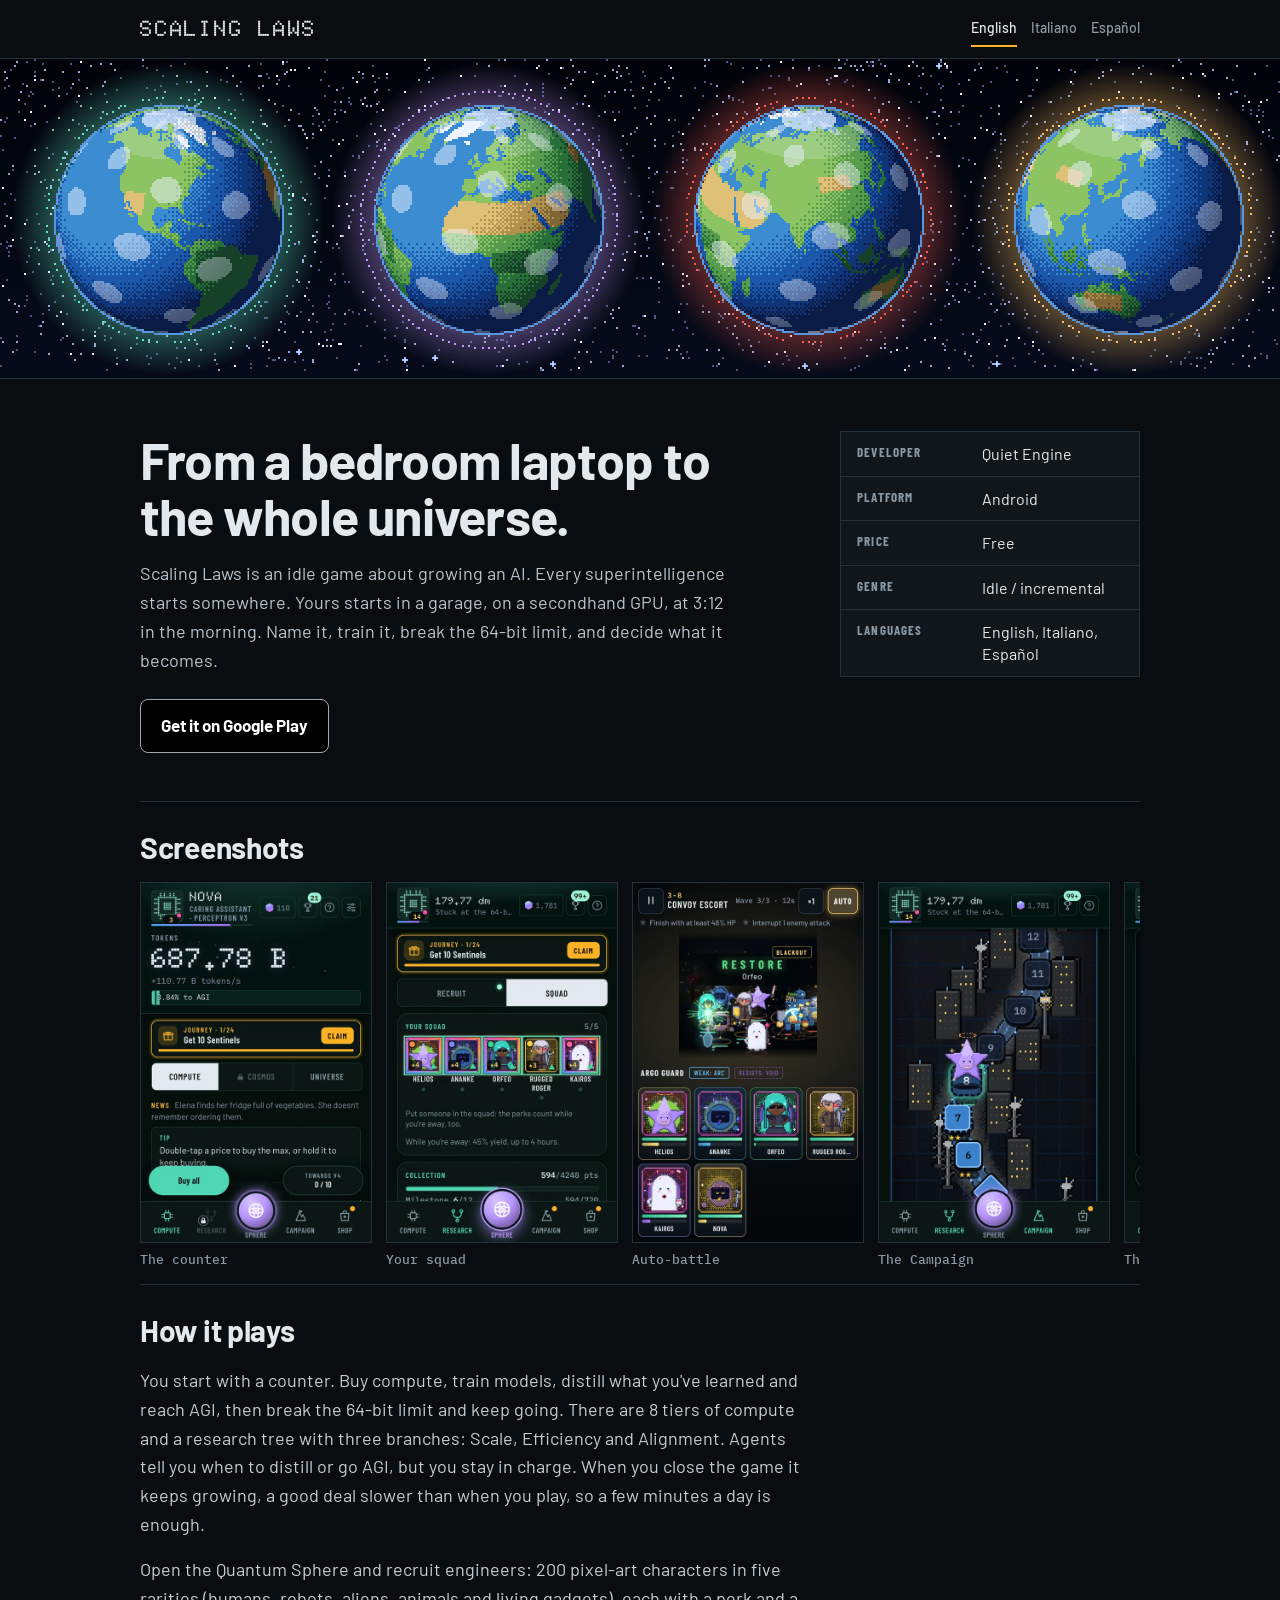
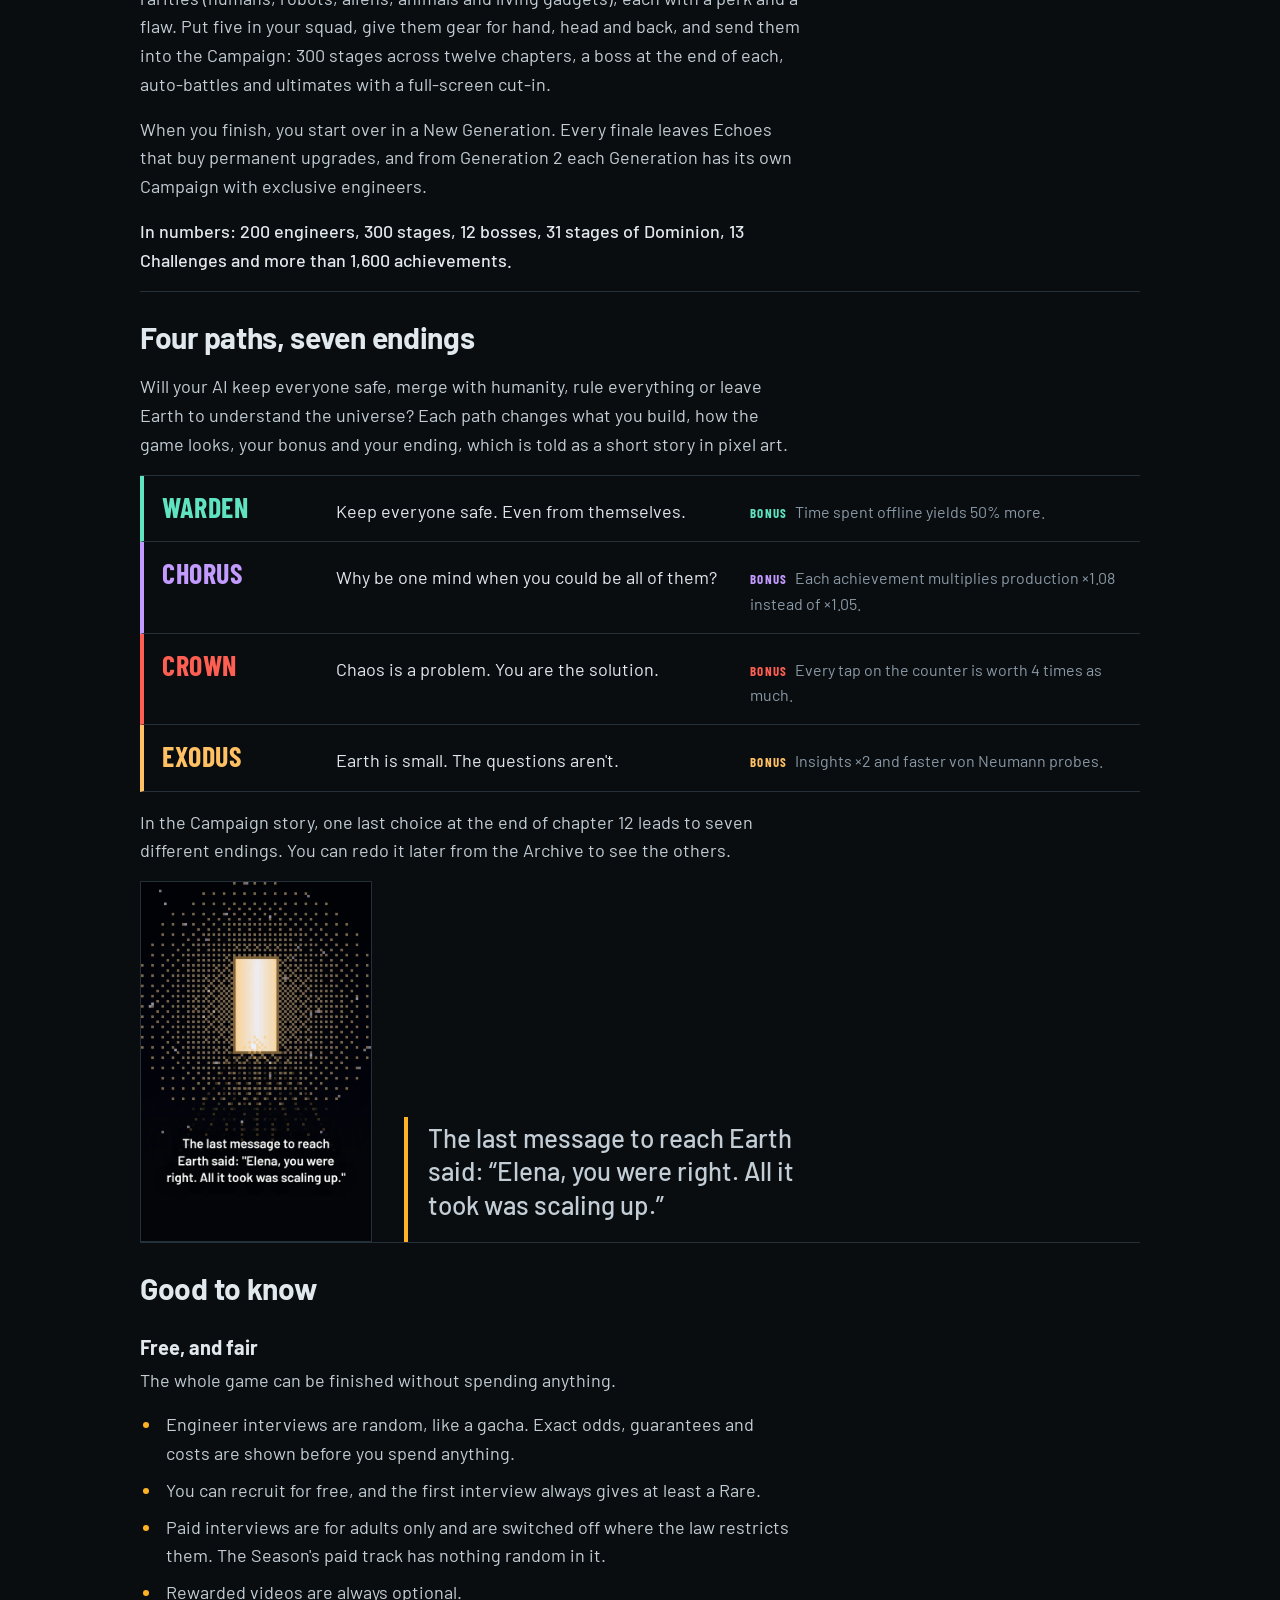
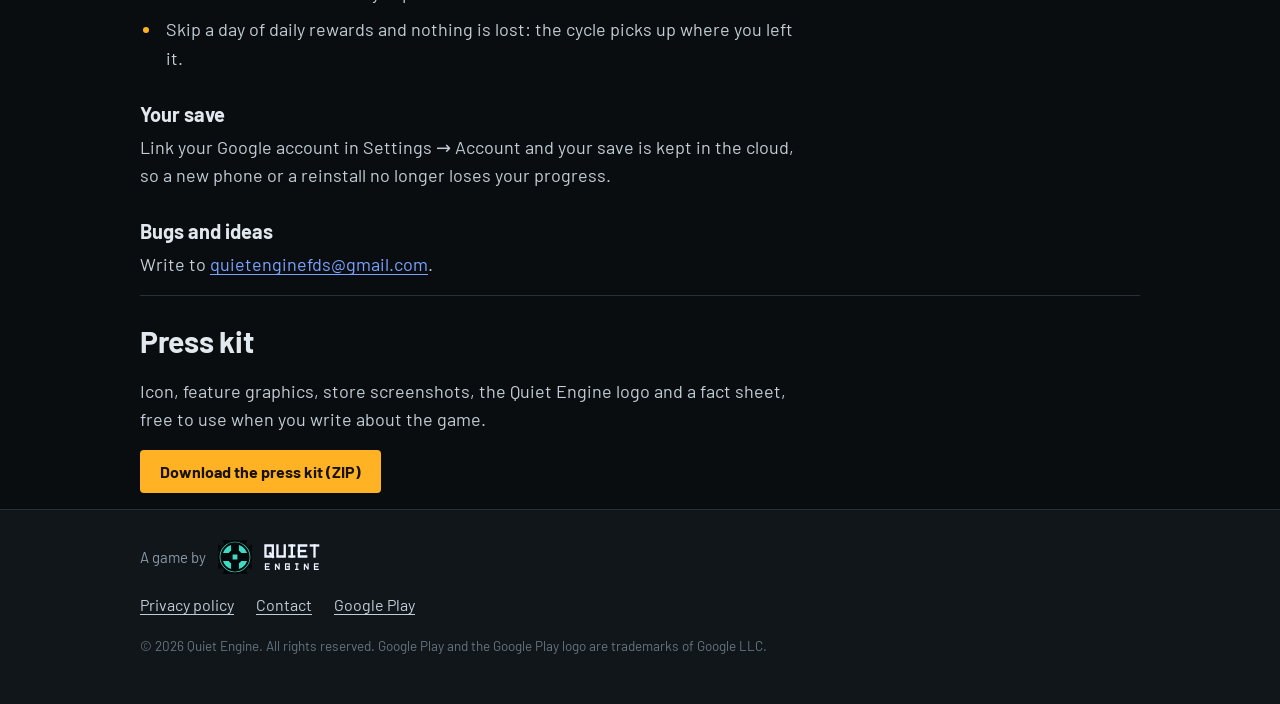
<file: index.html>
<!doctype html>
<html lang="en">
<head>
<meta charset="utf-8">
<meta name="viewport" content="width=device-width, initial-scale=1">
<title>Scaling Laws: AI Idle Game for Android</title>
<meta name="description" content="Scaling Laws is a free idle game: grow an AI from a bedroom laptop to the universe. 200 pixel-art engineers, 300 campaign stages, four paths and seven endings. By Quiet Engine.">
<meta name="theme-color" content="#090d10">
<link rel="canonical" href="https://quietenginefds-rgb.github.io/">
<link rel="alternate" hreflang="en" href="https://quietenginefds-rgb.github.io/">
<link rel="alternate" hreflang="it" href="https://quietenginefds-rgb.github.io/it/">
<link rel="alternate" hreflang="es" href="https://quietenginefds-rgb.github.io/es/">
<link rel="alternate" hreflang="x-default" href="https://quietenginefds-rgb.github.io/">
<link rel="icon" href="assets/img/icons/favicon.ico" sizes="any">
<link rel="icon" type="image/png" sizes="32x32" href="assets/img/icons/icon-32.png">
<link rel="apple-touch-icon" href="assets/img/icons/icon-180.png">
<meta property="og:type" content="website">
<meta property="og:site_name" content="Scaling Laws">
<meta property="og:title" content="Scaling Laws: AI Idle Game for Android">
<meta property="og:description" content="Scaling Laws is a free idle game: grow an AI from a bedroom laptop to the universe. 200 pixel-art engineers, 300 campaign stages, four paths and seven endings. By Quiet Engine.">
<meta property="og:url" content="https://quietenginefds-rgb.github.io/">
<meta property="og:image" content="https://quietenginefds-rgb.github.io/assets/img/og-en.png">
<meta property="og:image:width" content="1200">
<meta property="og:image:height" content="630">
<meta property="og:image:alt" content="Scaling Laws: the four planets of the four paths">
<meta property="og:locale" content="en_US">
<meta property="og:locale:alternate" content="it_IT">
<meta property="og:locale:alternate" content="es_ES">
<meta name="twitter:card" content="summary_large_image">
<meta name="twitter:title" content="Scaling Laws: AI Idle Game for Android">
<meta name="twitter:description" content="Scaling Laws is a free idle game: grow an AI from a bedroom laptop to the universe. 200 pixel-art engineers, 300 campaign stages, four paths and seven endings. By Quiet Engine.">
<meta name="twitter:image" content="https://quietenginefds-rgb.github.io/assets/img/og-en.png">
<link rel="preload" href="assets/fonts/barlow-latin-400-normal.woff2" as="font" type="font/woff2" crossorigin>
<link rel="preload" href="assets/fonts/doto-latin-900-normal.woff2" as="font" type="font/woff2" crossorigin>
<link rel="stylesheet" href="assets/style.css">
<script type="application/ld+json">{"@context":"https://schema.org","@type":"SoftwareApplication","name":"Scaling Laws","applicationCategory":"GameApplication","operatingSystem":"Android","description":"Scaling Laws is a free idle game: grow an AI from a bedroom laptop to the universe. 200 pixel-art engineers, 300 campaign stages, four paths and seven endings. By Quiet Engine.","url":"https://quietenginefds-rgb.github.io/","image":"https://quietenginefds-rgb.github.io/assets/img/og-en.png","inLanguage":["en","it","es"],"offers":{"@type":"Offer","price":"0","priceCurrency":"USD"},"author":{"@type":"Organization","name":"Quiet Engine","url":"https://quietenginefds-rgb.github.io/"},"installUrl":"https://play.google.com/store/apps/details?id=com.scalinglaws.game"}</script>
</head>
<body>
<a class="skip" href="#main">Skip to content</a>
<header class="top">
  <div class="wrap">
    <a class="brand" href="index.html" aria-label="Scaling Laws">SCALING LAWS</a>
    <nav class="lang" aria-label="Language">
      <b lang="en" aria-current="true">English</b><a lang="it" hreflang="it" href="it/index.html">Italiano</a><a lang="es" hreflang="es" href="es/index.html">Español</a>
    </nav>
  </div>
</header>

<main id="main">
  <img class="banner" src="assets/img/banner.webp" width="2560" height="640" alt="Four planets, four endings: Warden, Chorus, Crown and Exodus, as they look in the game" fetchpriority="high">

  <div class="wrap hero">
    <div>
      <h1>From a bedroom laptop to the whole universe.</h1>
      <p class="lead">Scaling Laws is an idle game about growing an AI. Every superintelligence starts somewhere. Yours starts in a garage, on a secondhand GPU, at 3:12 in the morning. Name it, train it, break the 64-bit limit, and decide what it becomes.</p>
      <a class="play" href="https://play.google.com/store/apps/details?id=com.scalinglaws.game&amp;hl=en" target="_blank" rel="noopener"><img src="https://play.google.com/intl/en_us/badges/static/images/badges/en_badge_web_generic.png" width="202" height="60" alt="Get it on Google Play" onerror="this.parentNode.classList.add('nobadge');this.remove()"><span class="play-txt">Get it on Google Play</span></a>
    </div>
    <dl class="facts"><div><dt>Developer</dt><dd>Quiet Engine</dd></div><div><dt>Platform</dt><dd>Android</dd></div><div><dt>Price</dt><dd>Free</dd></div><div><dt>Genre</dt><dd>Idle / incremental</dd></div><div><dt>Languages</dt><dd>English, Italiano, Español</dd></div></dl>
  </div>

  <section class="wrap" id="screens">
    <h2>Screenshots</h2>
    <div class="rail" tabindex="0" role="region" aria-label="Screenshots"><figure><img src="assets/img/s-en-1.webp" width="540" height="840" alt="The main counter screen, in dark mode" decoding="async"><figcaption>The counter</figcaption></figure><figure><img src="assets/img/s-en-2.webp" width="540" height="840" alt="The Squad screen with five engineers" decoding="async"><figcaption>Your squad</figcaption></figure><figure><img src="assets/img/s-en-3.webp" width="540" height="840" alt="A battle in the Campaign with an ultimate cut-in" decoding="async"><figcaption>Auto-battle</figcaption></figure><figure><img src="assets/img/s-en-4.webp" width="540" height="840" alt="The Campaign map, a pixel road with numbered stages" loading="lazy" decoding="async"><figcaption>The Campaign</figcaption></figure><figure><img src="assets/img/s-en-5.webp" width="540" height="840" alt="The Universe tab: the Earth as a globe of dots, conquered" loading="lazy" decoding="async"><figcaption>The Universe</figcaption></figure><figure><img src="assets/img/s-en-6.webp" width="540" height="840" alt="The four Paths, Warden, Chorus, Crown and Exodus, as colored lights" loading="lazy" decoding="async"><figcaption>Choosing a Path</figcaption></figure><figure><img src="assets/img/s-en-7.webp" width="540" height="840" alt="The Earth under a shield of light, a scene from one of the endings" loading="lazy" decoding="async"><figcaption>A scene from an ending</figcaption></figure><figure><img src="assets/img/s-en-8.webp" width="540" height="840" alt="A glowing door at the edge of everything, a scene from another ending" loading="lazy" decoding="async"><figcaption>A scene from another ending</figcaption></figure></div>
  </section>

  <section class="wrap prose" id="how">
    <h2>How it plays</h2>
    <p>You start with a counter. Buy compute, train models, distill what you've learned and reach AGI, then break the 64-bit limit and keep going. There are 8 tiers of compute and a research tree with three branches: Scale, Efficiency and Alignment. Agents tell you when to distill or go AGI, but you stay in charge. When you close the game it keeps growing, a good deal slower than when you play, so a few minutes a day is enough.</p>
    <p>Open the Quantum Sphere and recruit engineers: 200 pixel-art characters in five rarities (humans, robots, aliens, animals and living gadgets), each with a perk and a flaw. Put five in your squad, give them gear for hand, head and back, and send them into the Campaign: 300 stages across twelve chapters, a boss at the end of each, auto-battles and ultimates with a full-screen cut-in.</p>
    <p>When you finish, you start over in a New Generation. Every finale leaves Echoes that buy permanent upgrades, and from Generation 2 each Generation has its own Campaign with exclusive engineers.</p>
    <p class="nums">In numbers: 200 engineers, 300 stages, 12 bosses, 31 stages of Dominion, 13 Challenges and more than 1,600 achievements.</p>
  </section>

  <section class="wrap prose" id="paths">
    <h2>Four paths, seven endings</h2>
    <p>Will your AI keep everyone safe, merge with humanity, rule everything or leave Earth to understand the universe? Each path changes what you build, how the game looks, your bonus and your ending, which is told as a short story in pixel art.</p>
    <ul class="paths">
      <li style="--c:#5fe3c0"><b>Warden</b><span class="m">Keep everyone safe. Even from themselves.</span><span class="b"><i>Bonus</i> Time spent offline yields 50% more.</span></li>
      <li style="--c:#c39bff"><b>Chorus</b><span class="m">Why be one mind when you could be all of them?</span><span class="b"><i>Bonus</i> Each achievement multiplies production ×1.08 instead of ×1.05.</span></li>
      <li style="--c:#ff5f52"><b>Crown</b><span class="m">Chaos is a problem. You are the solution.</span><span class="b"><i>Bonus</i> Every tap on the counter is worth 4 times as much.</span></li>
      <li style="--c:#ffc163"><b>Exodus</b><span class="m">Earth is small. The questions aren't.</span><span class="b"><i>Bonus</i> Insights ×2 and faster von Neumann probes.</span></li>
    </ul>
    <p>In the Campaign story, one last choice at the end of chapter 12 leads to seven different endings. You can redo it later from the Archive to see the others.</p>
    <div class="ending">
      <img src="assets/img/s-en-8.webp" width="540" height="840" alt="A glowing door at the edge of everything, a scene from another ending" loading="lazy" decoding="async">
      <blockquote><p>The last message to reach Earth said: “Elena, you were right. All it took was scaling up.”</p></blockquote>
    </div>
  </section>

  <section class="wrap prose" id="good">
    <h2>Good to know</h2>
    <h3>Free, and fair</h3>
    <p>The whole game can be finished without spending anything.</p>
    <ul><li>Engineer interviews are random, like a gacha. Exact odds, guarantees and costs are shown before you spend anything.</li><li>You can recruit for free, and the first interview always gives at least a Rare.</li><li>Paid interviews are for adults only and are switched off where the law restricts them. The Season's paid track has nothing random in it.</li><li>Rewarded videos are always optional.</li><li>Skip a day of daily rewards and nothing is lost: the cycle picks up where you left it.</li></ul>
    <h3>Your save</h3>
    <p>Link your Google account in Settings → Account and your save is kept in the cloud, so a new phone or a reinstall no longer loses your progress.</p>
    <h3>Bugs and ideas</h3>
    <p>Write to <a href="mailto:quietenginefds@gmail.com">quietenginefds@gmail.com</a>.</p>
  </section>

  <section class="wrap prose" id="press">
    <h2>Press kit</h2>
    <p>Icon, feature graphics, store screenshots, the Quiet Engine logo and a fact sheet, free to use when you write about the game.</p>
    <p><a class="btn" href="press/scaling-laws-press-kit.zip" download>Download the press kit (ZIP)</a></p>
  </section>
</main>

<footer>
  <div class="wrap">
    <div class="fl"><span>A game by</span><img src="assets/logo-mark.svg" width="34" height="34" alt=""><img src="assets/logo-word.svg" width="86" height="27" alt="Quiet Engine"></div>
    <nav class="fnav" aria-label="Footer">
      <a href="https://quietenginefds-rgb.github.io/Scaling_Laws_Privacy/">Privacy policy</a>
      <a href="mailto:quietenginefds@gmail.com">Contact</a>
      <a href="https://play.google.com/store/apps/details?id=com.scalinglaws.game&amp;hl=en" target="_blank" rel="noopener">Google Play</a>
    </nav>
    <p class="legal">© 2026 Quiet Engine. All rights reserved. Google Play and the Google Play logo are trademarks of Google LLC.</p>
  </div>
</footer>
</body>
</html>
</file>
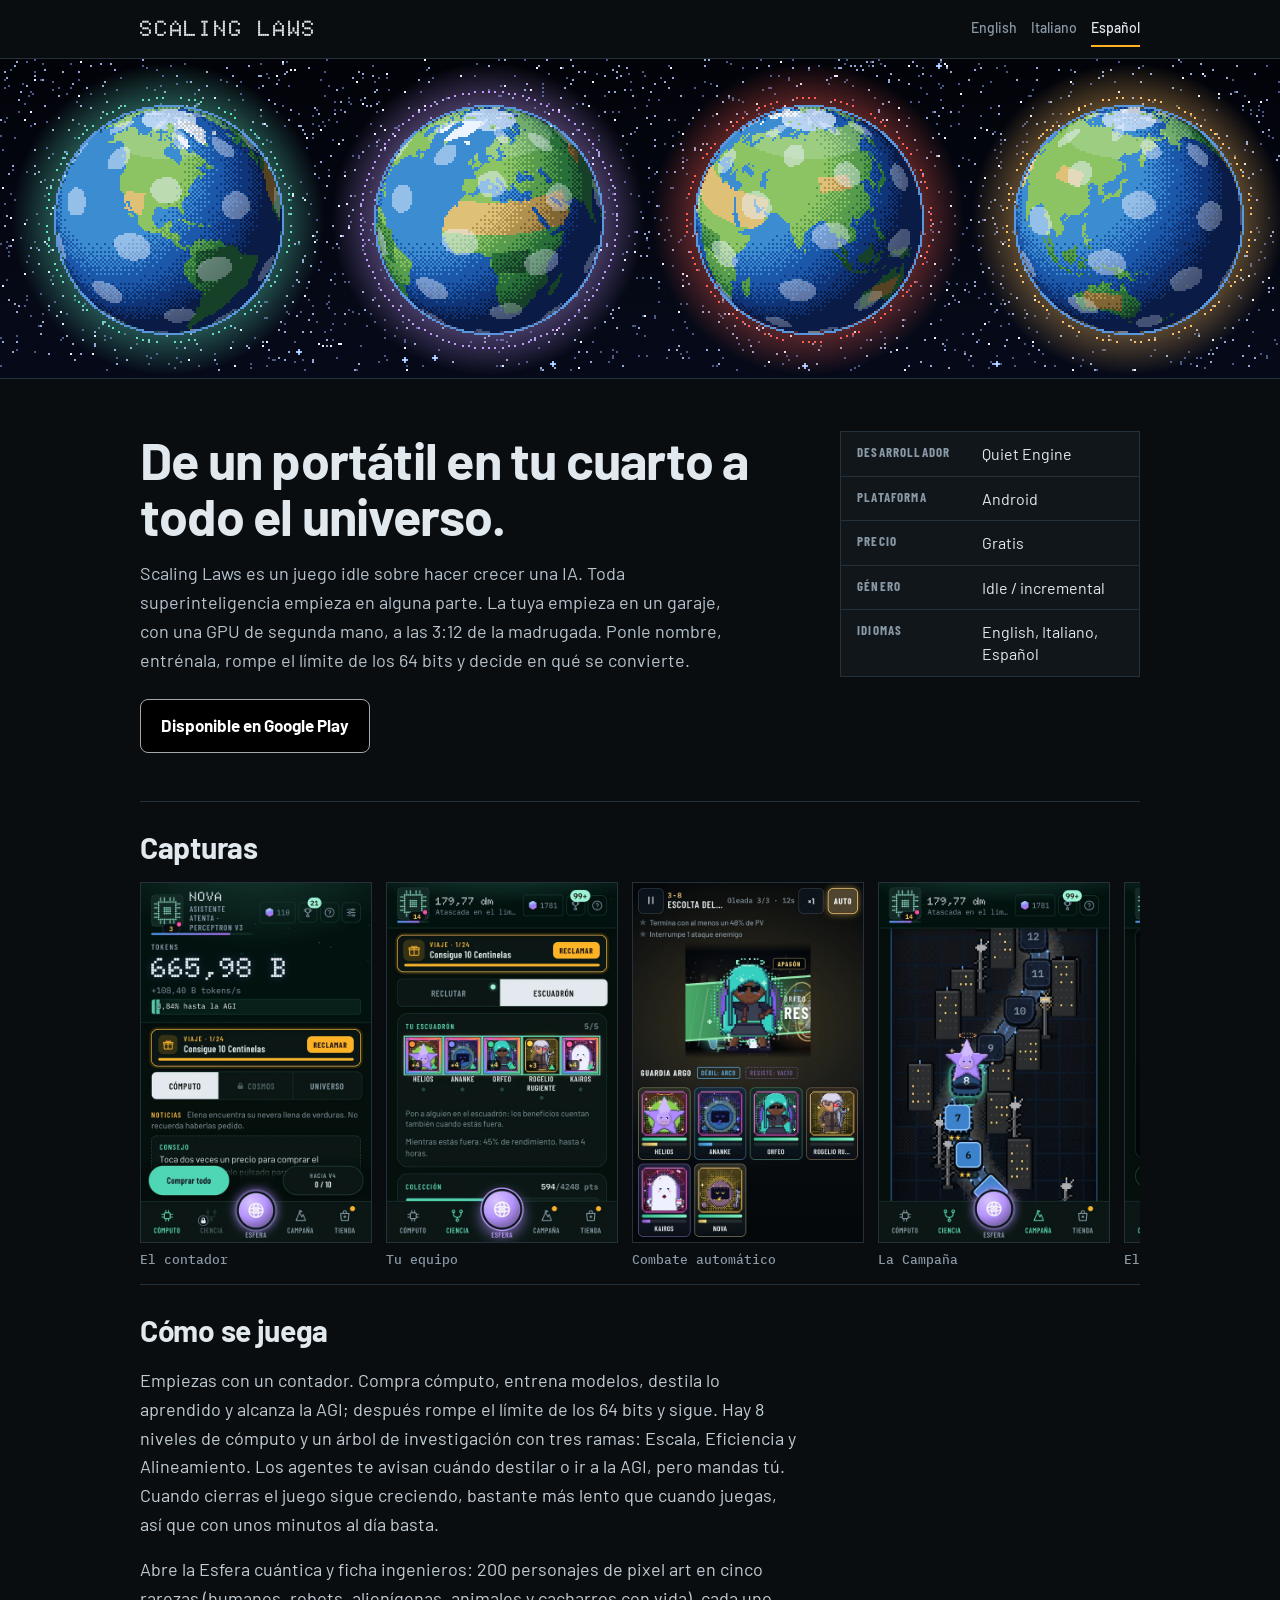
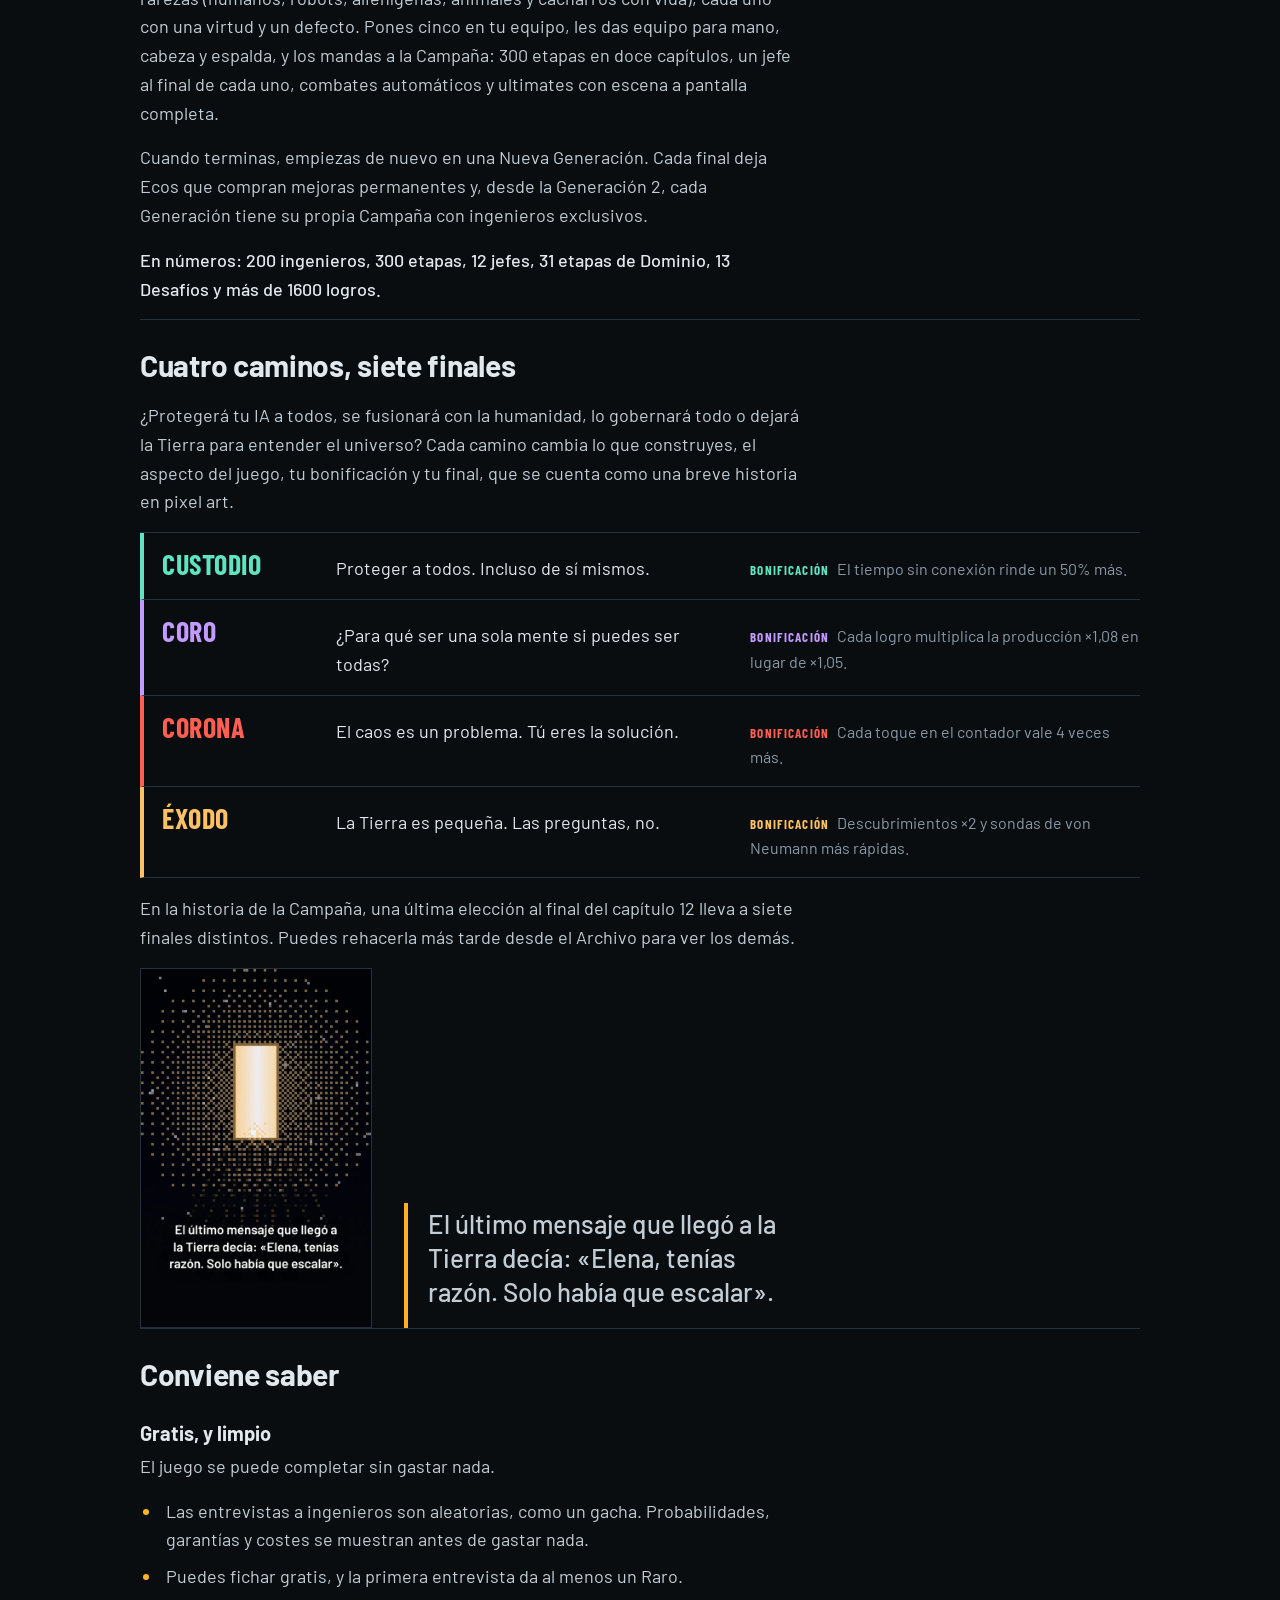
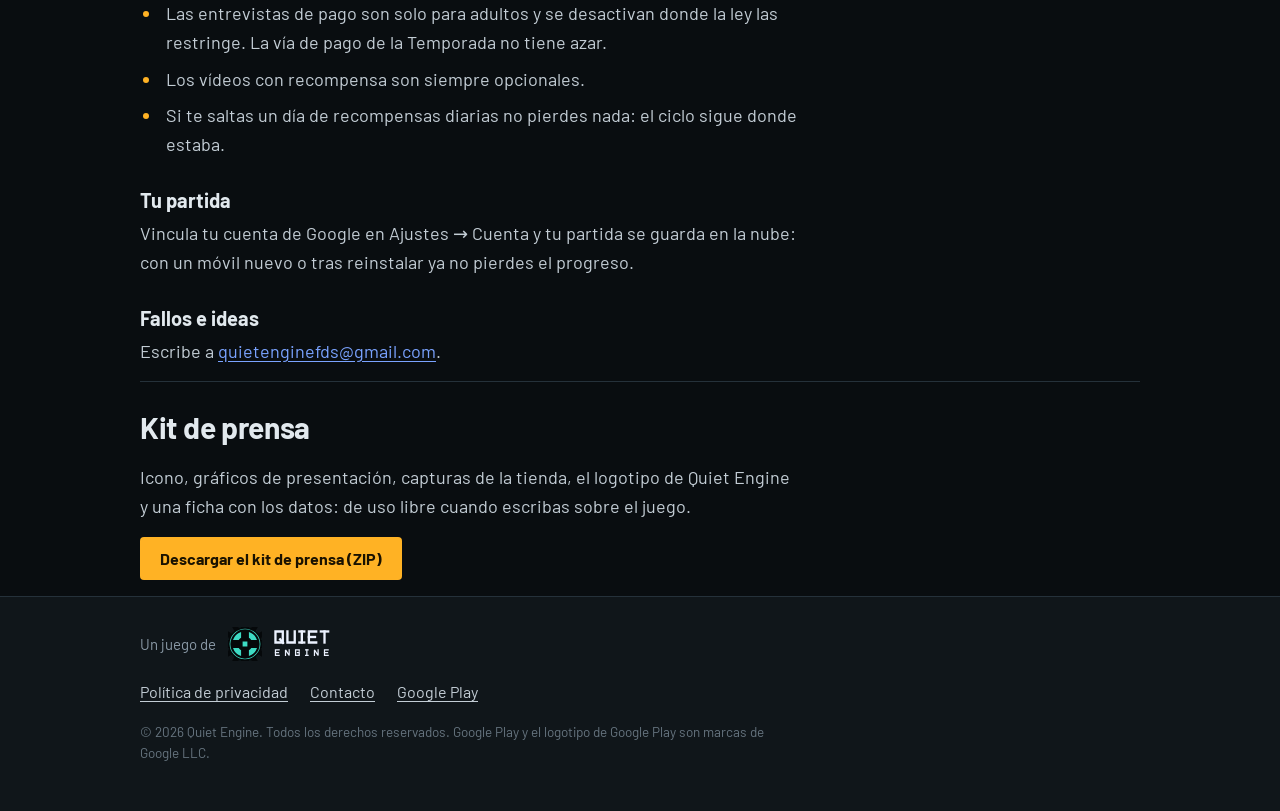
<file: es/index.html>
<!doctype html>
<html lang="es">
<head>
<meta charset="utf-8">
<meta name="viewport" content="width=device-width, initial-scale=1">
<title>Scaling Laws: juego idle de IA para Android</title>
<meta name="description" content="Scaling Laws es un juego idle gratis: haz crecer una IA desde un portátil en tu cuarto hasta el universo. 200 ingenieros de pixel art, 300 etapas de campaña, cuatro caminos y siete finales. De Quiet Engine.">
<meta name="theme-color" content="#090d10">
<link rel="canonical" href="https://quietenginefds-rgb.github.io/es/">
<link rel="alternate" hreflang="en" href="https://quietenginefds-rgb.github.io/">
<link rel="alternate" hreflang="it" href="https://quietenginefds-rgb.github.io/it/">
<link rel="alternate" hreflang="es" href="https://quietenginefds-rgb.github.io/es/">
<link rel="alternate" hreflang="x-default" href="https://quietenginefds-rgb.github.io/">
<link rel="icon" href="../assets/img/icons/favicon.ico" sizes="any">
<link rel="icon" type="image/png" sizes="32x32" href="../assets/img/icons/icon-32.png">
<link rel="apple-touch-icon" href="../assets/img/icons/icon-180.png">
<meta property="og:type" content="website">
<meta property="og:site_name" content="Scaling Laws">
<meta property="og:title" content="Scaling Laws: juego idle de IA para Android">
<meta property="og:description" content="Scaling Laws es un juego idle gratis: haz crecer una IA desde un portátil en tu cuarto hasta el universo. 200 ingenieros de pixel art, 300 etapas de campaña, cuatro caminos y siete finales. De Quiet Engine.">
<meta property="og:url" content="https://quietenginefds-rgb.github.io/es/">
<meta property="og:image" content="https://quietenginefds-rgb.github.io/assets/img/og-es.png">
<meta property="og:image:width" content="1200">
<meta property="og:image:height" content="630">
<meta property="og:image:alt" content="Scaling Laws: los cuatro planetas de los cuatro caminos">
<meta property="og:locale" content="es_ES">
<meta property="og:locale:alternate" content="en_US">
<meta property="og:locale:alternate" content="it_IT">
<meta name="twitter:card" content="summary_large_image">
<meta name="twitter:title" content="Scaling Laws: juego idle de IA para Android">
<meta name="twitter:description" content="Scaling Laws es un juego idle gratis: haz crecer una IA desde un portátil en tu cuarto hasta el universo. 200 ingenieros de pixel art, 300 etapas de campaña, cuatro caminos y siete finales. De Quiet Engine.">
<meta name="twitter:image" content="https://quietenginefds-rgb.github.io/assets/img/og-es.png">
<link rel="preload" href="../assets/fonts/barlow-latin-400-normal.woff2" as="font" type="font/woff2" crossorigin>
<link rel="preload" href="../assets/fonts/doto-latin-900-normal.woff2" as="font" type="font/woff2" crossorigin>
<link rel="stylesheet" href="../assets/style.css">
<script type="application/ld+json">{"@context":"https://schema.org","@type":"SoftwareApplication","name":"Scaling Laws","applicationCategory":"GameApplication","operatingSystem":"Android","description":"Scaling Laws es un juego idle gratis: haz crecer una IA desde un portátil en tu cuarto hasta el universo. 200 ingenieros de pixel art, 300 etapas de campaña, cuatro caminos y siete finales. De Quiet Engine.","url":"https://quietenginefds-rgb.github.io/es/","image":"https://quietenginefds-rgb.github.io/assets/img/og-es.png","inLanguage":["en","it","es"],"offers":{"@type":"Offer","price":"0","priceCurrency":"USD"},"author":{"@type":"Organization","name":"Quiet Engine","url":"https://quietenginefds-rgb.github.io/"},"installUrl":"https://play.google.com/store/apps/details?id=com.scalinglaws.game"}</script>
</head>
<body>
<a class="skip" href="#main">Saltar al contenido</a>
<header class="top">
  <div class="wrap">
    <a class="brand" href="index.html" aria-label="Scaling Laws">SCALING LAWS</a>
    <nav class="lang" aria-label="Language">
      <a lang="en" hreflang="en" href="../index.html">English</a><a lang="it" hreflang="it" href="../it/index.html">Italiano</a><b lang="es" aria-current="true">Español</b>
    </nav>
  </div>
</header>

<main id="main">
  <img class="banner" src="../assets/img/banner.webp" width="2560" height="640" alt="Cuatro planetas, cuatro finales: Custodio, Coro, Corona y Éxodo, tal como se ven en el juego" fetchpriority="high">

  <div class="wrap hero">
    <div>
      <h1>De un portátil en tu cuarto a todo el universo.</h1>
      <p class="lead">Scaling Laws es un juego idle sobre hacer crecer una IA. Toda superinteligencia empieza en alguna parte. La tuya empieza en un garaje, con una GPU de segunda mano, a las 3:12 de la madrugada. Ponle nombre, entrénala, rompe el límite de los 64 bits y decide en qué se convierte.</p>
      <a class="play" href="https://play.google.com/store/apps/details?id=com.scalinglaws.game&amp;hl=es" target="_blank" rel="noopener"><img src="https://play.google.com/intl/en_us/badges/static/images/badges/es_badge_web_generic.png" width="202" height="60" alt="Disponible en Google Play" onerror="this.parentNode.classList.add('nobadge');this.remove()"><span class="play-txt">Disponible en Google Play</span></a>
    </div>
    <dl class="facts"><div><dt>Desarrollador</dt><dd>Quiet Engine</dd></div><div><dt>Plataforma</dt><dd>Android</dd></div><div><dt>Precio</dt><dd>Gratis</dd></div><div><dt>Género</dt><dd>Idle / incremental</dd></div><div><dt>Idiomas</dt><dd>English, Italiano, Español</dd></div></dl>
  </div>

  <section class="wrap" id="screens">
    <h2>Capturas</h2>
    <div class="rail" tabindex="0" role="region" aria-label="Capturas"><figure><img src="../assets/img/s-es-1.webp" width="540" height="840" alt="La pantalla principal con el contador, en modo oscuro" decoding="async"><figcaption>El contador</figcaption></figure><figure><img src="../assets/img/s-es-2.webp" width="540" height="840" alt="La pantalla Escuadrón con cinco ingenieros" decoding="async"><figcaption>Tu equipo</figcaption></figure><figure><img src="../assets/img/s-es-3.webp" width="540" height="840" alt="Un combate de la Campaña con la escena de una ultimate" decoding="async"><figcaption>Combate automático</figcaption></figure><figure><img src="../assets/img/s-es-4.webp" width="540" height="840" alt="El mapa de la Campaña, un sendero de píxeles con etapas numeradas" loading="lazy" decoding="async"><figcaption>La Campaña</figcaption></figure><figure><img src="../assets/img/s-es-5.webp" width="540" height="840" alt="La pestaña Universo: la Tierra como un globo de puntos, conquistada" loading="lazy" decoding="async"><figcaption>El Universo</figcaption></figure><figure><img src="../assets/img/s-es-6.webp" width="540" height="840" alt="Los cuatro Caminos, Custodio, Coro, Corona y Éxodo, como luces de colores" loading="lazy" decoding="async"><figcaption>Elegir un Camino</figcaption></figure><figure><img src="../assets/img/s-es-7.webp" width="540" height="840" alt="La Tierra bajo un escudo de luz, una escena de uno de los finales" loading="lazy" decoding="async"><figcaption>Una escena de un final</figcaption></figure><figure><img src="../assets/img/s-es-8.webp" width="540" height="840" alt="Una puerta luminosa en el borde de todo, una escena de otro final" loading="lazy" decoding="async"><figcaption>Una escena de otro final</figcaption></figure></div>
  </section>

  <section class="wrap prose" id="how">
    <h2>Cómo se juega</h2>
    <p>Empiezas con un contador. Compra cómputo, entrena modelos, destila lo aprendido y alcanza la AGI; después rompe el límite de los 64 bits y sigue. Hay 8 niveles de cómputo y un árbol de investigación con tres ramas: Escala, Eficiencia y Alineamiento. Los agentes te avisan cuándo destilar o ir a la AGI, pero mandas tú. Cuando cierras el juego sigue creciendo, bastante más lento que cuando juegas, así que con unos minutos al día basta.</p>
    <p>Abre la Esfera cuántica y ficha ingenieros: 200 personajes de pixel art en cinco rarezas (humanos, robots, alienígenas, animales y cacharros con vida), cada uno con una virtud y un defecto. Pones cinco en tu equipo, les das equipo para mano, cabeza y espalda, y los mandas a la Campaña: 300 etapas en doce capítulos, un jefe al final de cada uno, combates automáticos y ultimates con escena a pantalla completa.</p>
    <p>Cuando terminas, empiezas de nuevo en una Nueva Generación. Cada final deja Ecos que compran mejoras permanentes y, desde la Generación 2, cada Generación tiene su propia Campaña con ingenieros exclusivos.</p>
    <p class="nums">En números: 200 ingenieros, 300 etapas, 12 jefes, 31 etapas de Dominio, 13 Desafíos y más de 1600 logros.</p>
  </section>

  <section class="wrap prose" id="paths">
    <h2>Cuatro caminos, siete finales</h2>
    <p>¿Protegerá tu IA a todos, se fusionará con la humanidad, lo gobernará todo o dejará la Tierra para entender el universo? Cada camino cambia lo que construyes, el aspecto del juego, tu bonificación y tu final, que se cuenta como una breve historia en pixel art.</p>
    <ul class="paths">
      <li style="--c:#5fe3c0"><b>Custodio</b><span class="m">Proteger a todos. Incluso de sí mismos.</span><span class="b"><i>Bonificación</i> El tiempo sin conexión rinde un 50% más.</span></li>
      <li style="--c:#c39bff"><b>Coro</b><span class="m">¿Para qué ser una sola mente si puedes ser todas?</span><span class="b"><i>Bonificación</i> Cada logro multiplica la producción ×1,08 en lugar de ×1,05.</span></li>
      <li style="--c:#ff5f52"><b>Corona</b><span class="m">El caos es un problema. Tú eres la solución.</span><span class="b"><i>Bonificación</i> Cada toque en el contador vale 4 veces más.</span></li>
      <li style="--c:#ffc163"><b>Éxodo</b><span class="m">La Tierra es pequeña. Las preguntas, no.</span><span class="b"><i>Bonificación</i> Descubrimientos ×2 y sondas de von Neumann más rápidas.</span></li>
    </ul>
    <p>En la historia de la Campaña, una última elección al final del capítulo 12 lleva a siete finales distintos. Puedes rehacerla más tarde desde el Archivo para ver los demás.</p>
    <div class="ending">
      <img src="../assets/img/s-es-8.webp" width="540" height="840" alt="Una puerta luminosa en el borde de todo, una escena de otro final" loading="lazy" decoding="async">
      <blockquote><p>El último mensaje que llegó a la Tierra decía: «Elena, tenías razón. Solo había que escalar».</p></blockquote>
    </div>
  </section>

  <section class="wrap prose" id="good">
    <h2>Conviene saber</h2>
    <h3>Gratis, y limpio</h3>
    <p>El juego se puede completar sin gastar nada.</p>
    <ul><li>Las entrevistas a ingenieros son aleatorias, como un gacha. Probabilidades, garantías y costes se muestran antes de gastar nada.</li><li>Puedes fichar gratis, y la primera entrevista da al menos un Raro.</li><li>Las entrevistas de pago son solo para adultos y se desactivan donde la ley las restringe. La vía de pago de la Temporada no tiene azar.</li><li>Los vídeos con recompensa son siempre opcionales.</li><li>Si te saltas un día de recompensas diarias no pierdes nada: el ciclo sigue donde estaba.</li></ul>
    <h3>Tu partida</h3>
    <p>Vincula tu cuenta de Google en Ajustes → Cuenta y tu partida se guarda en la nube: con un móvil nuevo o tras reinstalar ya no pierdes el progreso.</p>
    <h3>Fallos e ideas</h3>
    <p>Escribe a <a href="mailto:quietenginefds@gmail.com">quietenginefds@gmail.com</a>.</p>
  </section>

  <section class="wrap prose" id="press">
    <h2>Kit de prensa</h2>
    <p>Icono, gráficos de presentación, capturas de la tienda, el logotipo de Quiet Engine y una ficha con los datos: de uso libre cuando escribas sobre el juego.</p>
    <p><a class="btn" href="../press/scaling-laws-press-kit.zip" download>Descargar el kit de prensa (ZIP)</a></p>
  </section>
</main>

<footer>
  <div class="wrap">
    <div class="fl"><span>Un juego de</span><img src="../assets/logo-mark.svg" width="34" height="34" alt=""><img src="../assets/logo-word.svg" width="86" height="27" alt="Quiet Engine"></div>
    <nav class="fnav" aria-label="Footer">
      <a href="https://quietenginefds-rgb.github.io/Scaling_Laws_Privacy/">Política de privacidad</a>
      <a href="mailto:quietenginefds@gmail.com">Contacto</a>
      <a href="https://play.google.com/store/apps/details?id=com.scalinglaws.game&amp;hl=es" target="_blank" rel="noopener">Google Play</a>
    </nav>
    <p class="legal">© 2026 Quiet Engine. Todos los derechos reservados. Google Play y el logotipo de Google Play son marcas de Google LLC.</p>
  </div>
</footer>
</body>
</html>
</file>
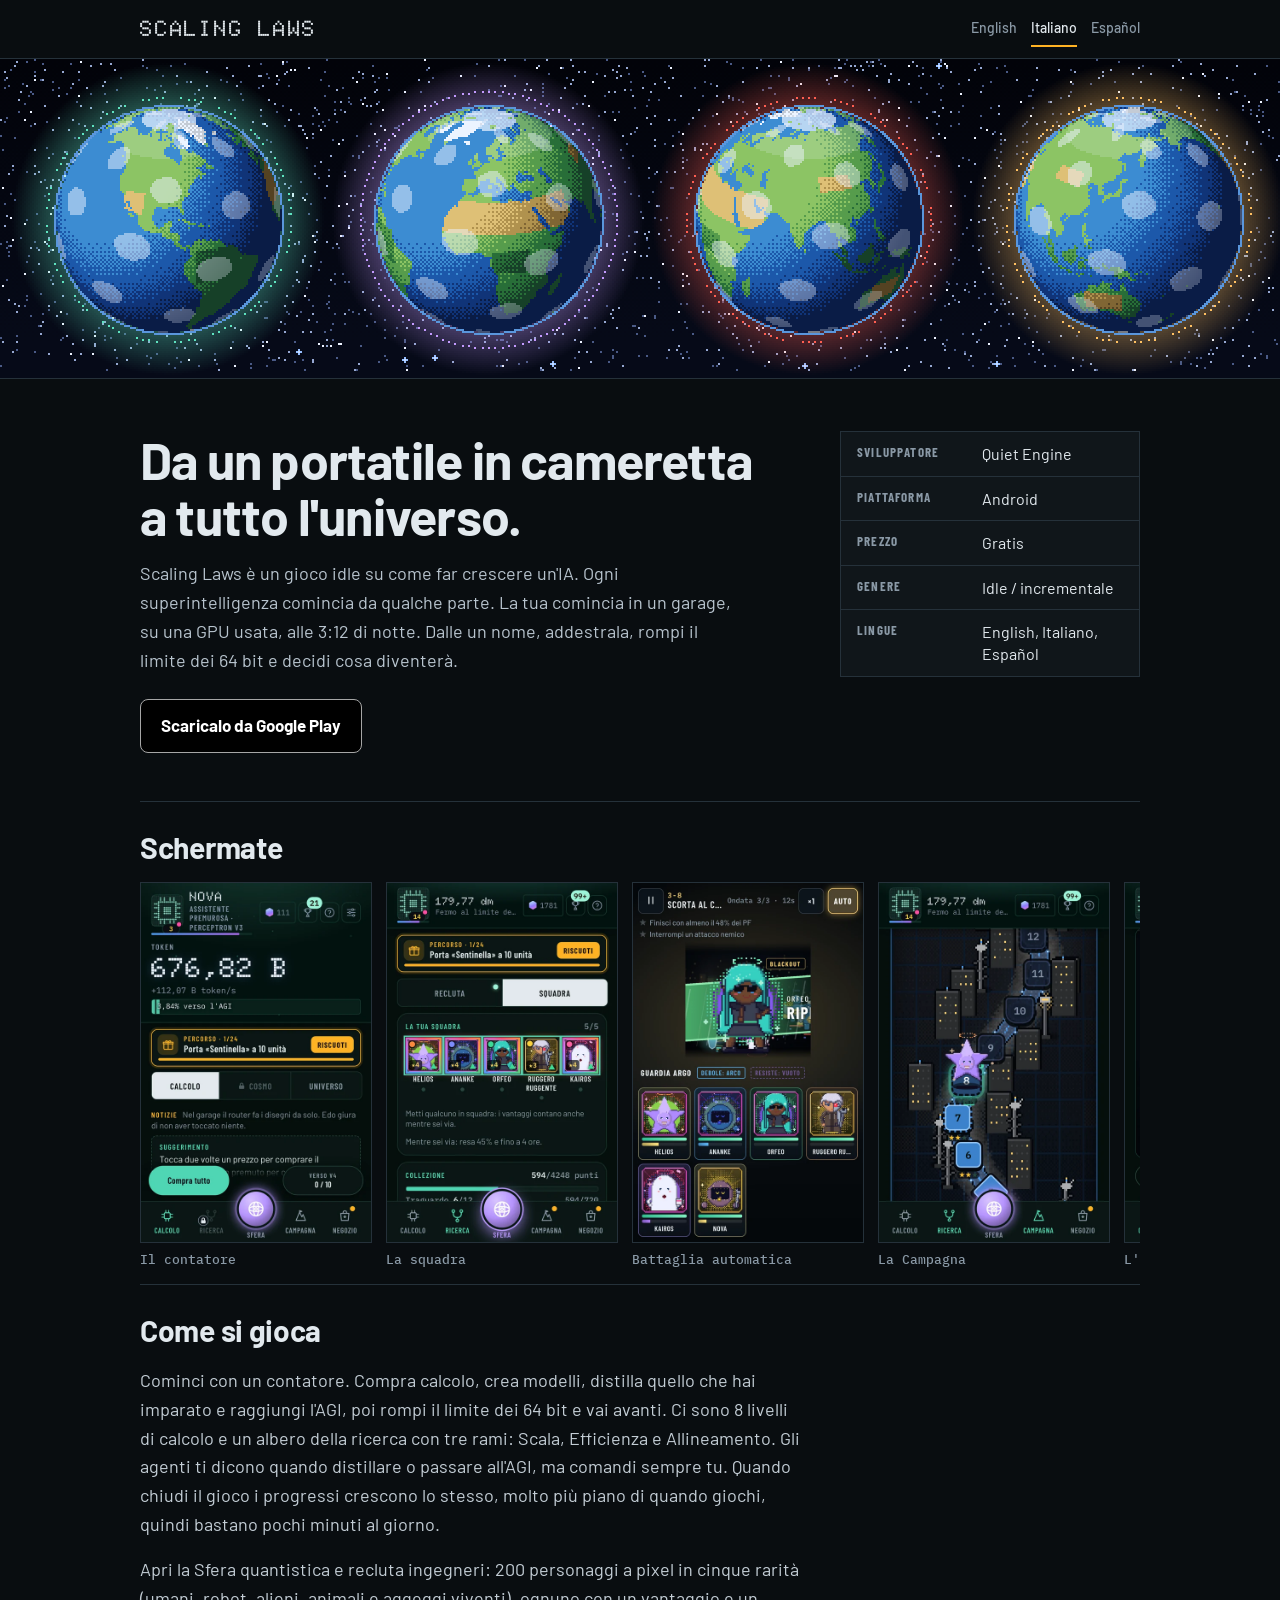
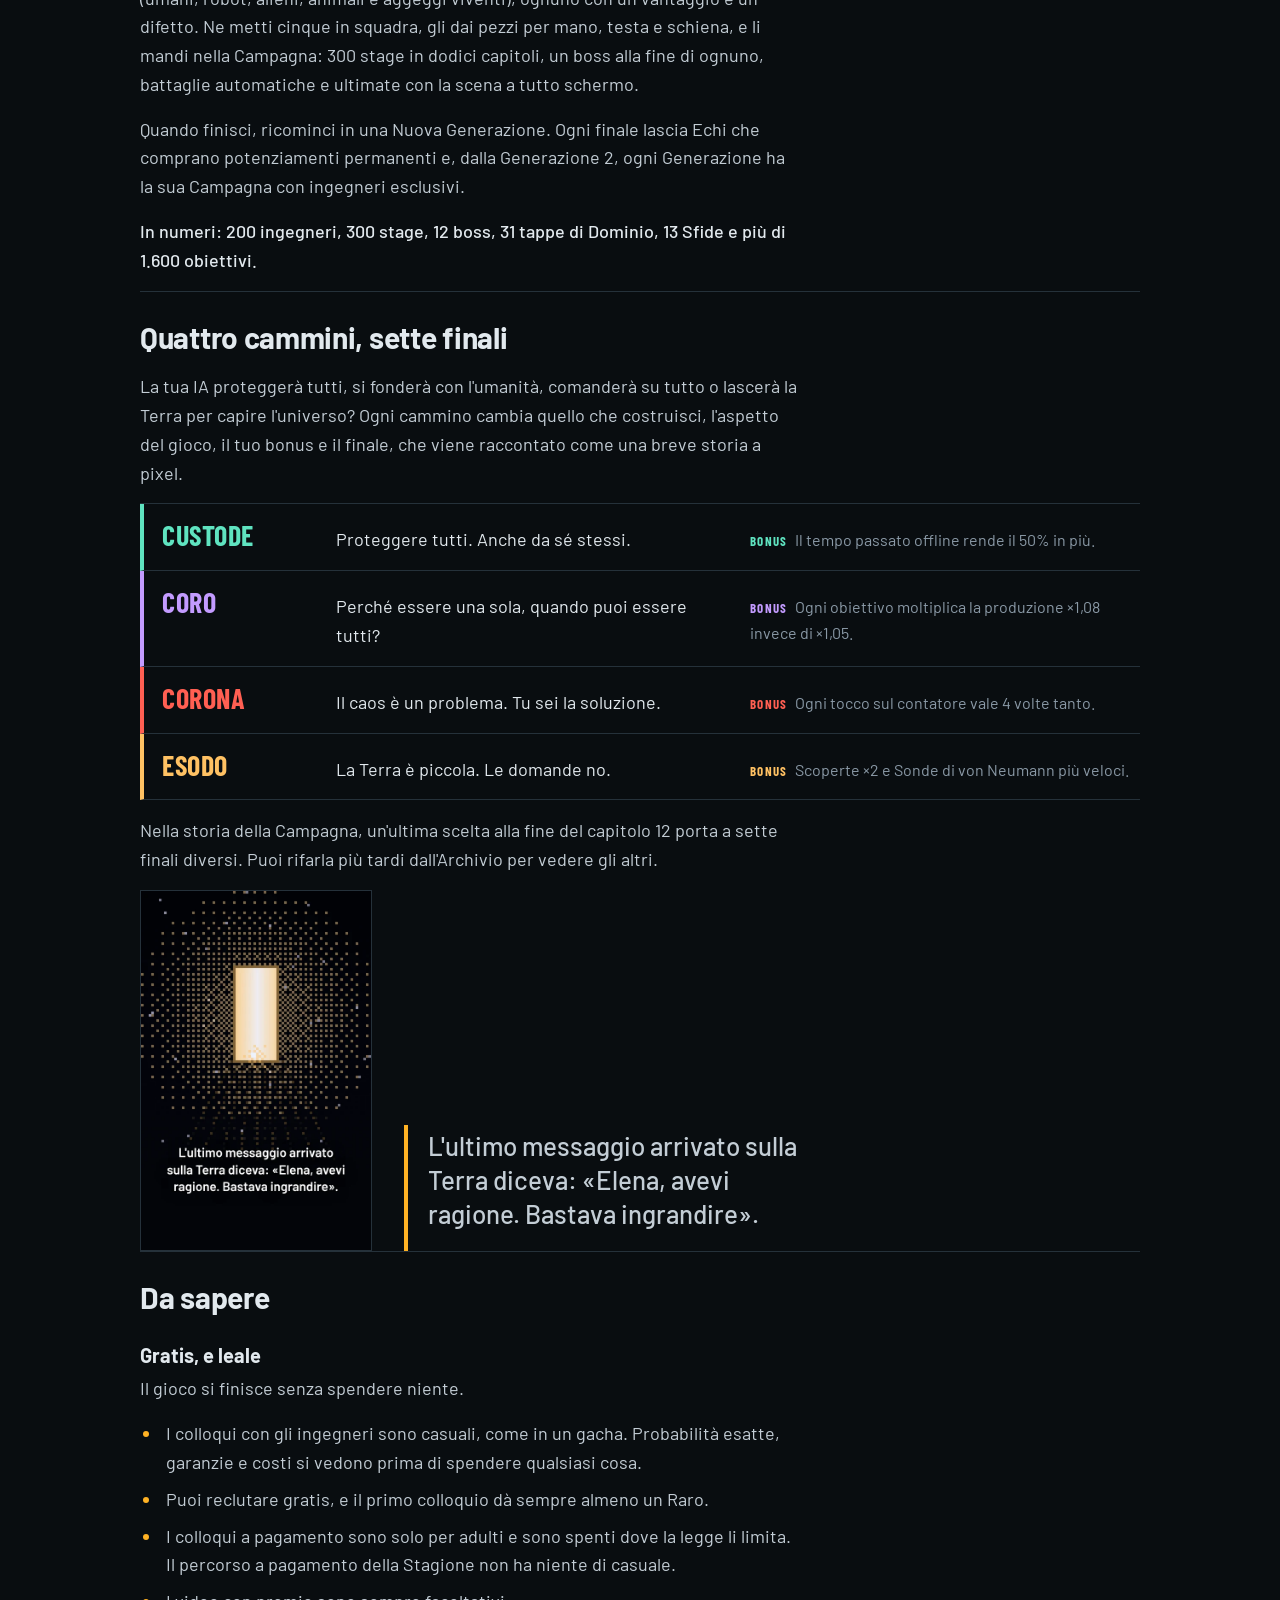
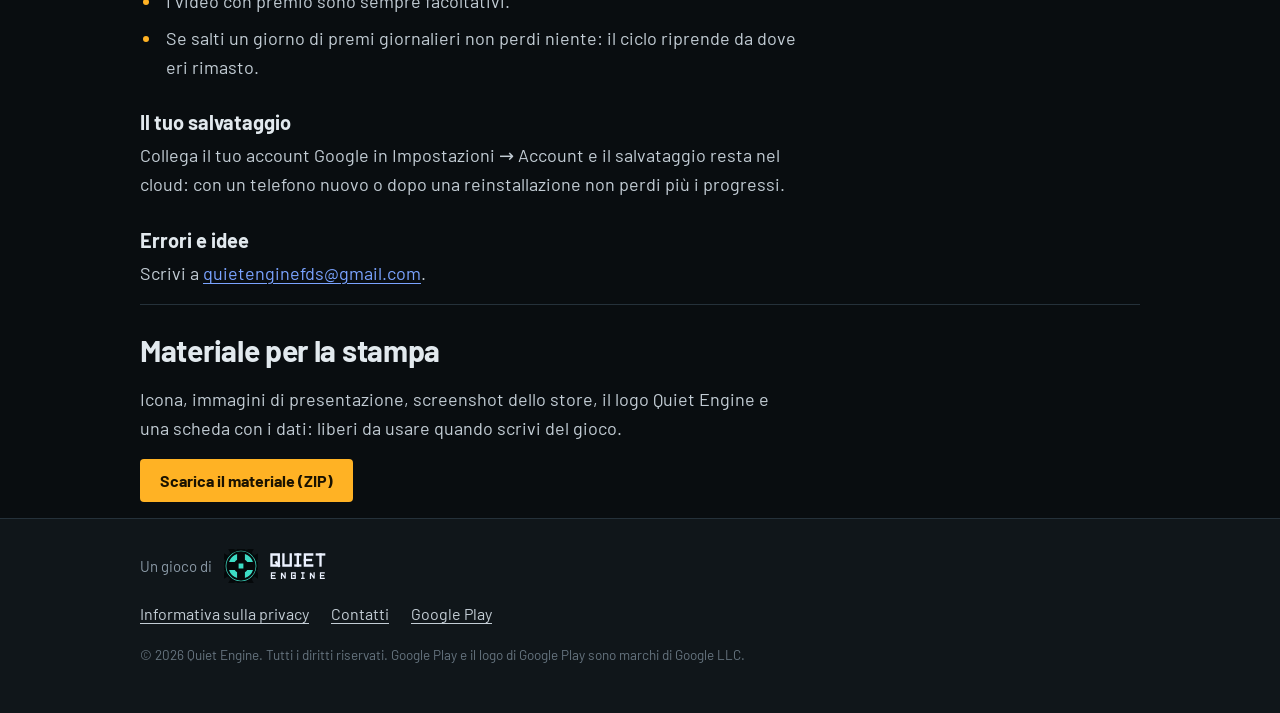
<file: it/index.html>
<!doctype html>
<html lang="it">
<head>
<meta charset="utf-8">
<meta name="viewport" content="width=device-width, initial-scale=1">
<title>Scaling Laws: gioco idle con un'IA per Android</title>
<meta name="description" content="Scaling Laws è un gioco idle gratuito: fai crescere un'IA da un portatile in cameretta a tutto l'universo. 200 ingegneri a pixel, 300 stage di campagna, quattro cammini e sette finali. Di Quiet Engine.">
<meta name="theme-color" content="#090d10">
<link rel="canonical" href="https://quietenginefds-rgb.github.io/it/">
<link rel="alternate" hreflang="en" href="https://quietenginefds-rgb.github.io/">
<link rel="alternate" hreflang="it" href="https://quietenginefds-rgb.github.io/it/">
<link rel="alternate" hreflang="es" href="https://quietenginefds-rgb.github.io/es/">
<link rel="alternate" hreflang="x-default" href="https://quietenginefds-rgb.github.io/">
<link rel="icon" href="../assets/img/icons/favicon.ico" sizes="any">
<link rel="icon" type="image/png" sizes="32x32" href="../assets/img/icons/icon-32.png">
<link rel="apple-touch-icon" href="../assets/img/icons/icon-180.png">
<meta property="og:type" content="website">
<meta property="og:site_name" content="Scaling Laws">
<meta property="og:title" content="Scaling Laws: gioco idle con un'IA per Android">
<meta property="og:description" content="Scaling Laws è un gioco idle gratuito: fai crescere un'IA da un portatile in cameretta a tutto l'universo. 200 ingegneri a pixel, 300 stage di campagna, quattro cammini e sette finali. Di Quiet Engine.">
<meta property="og:url" content="https://quietenginefds-rgb.github.io/it/">
<meta property="og:image" content="https://quietenginefds-rgb.github.io/assets/img/og-it.png">
<meta property="og:image:width" content="1200">
<meta property="og:image:height" content="630">
<meta property="og:image:alt" content="Scaling Laws: i quattro pianeti dei quattro cammini">
<meta property="og:locale" content="it_IT">
<meta property="og:locale:alternate" content="en_US">
<meta property="og:locale:alternate" content="es_ES">
<meta name="twitter:card" content="summary_large_image">
<meta name="twitter:title" content="Scaling Laws: gioco idle con un'IA per Android">
<meta name="twitter:description" content="Scaling Laws è un gioco idle gratuito: fai crescere un'IA da un portatile in cameretta a tutto l'universo. 200 ingegneri a pixel, 300 stage di campagna, quattro cammini e sette finali. Di Quiet Engine.">
<meta name="twitter:image" content="https://quietenginefds-rgb.github.io/assets/img/og-it.png">
<link rel="preload" href="../assets/fonts/barlow-latin-400-normal.woff2" as="font" type="font/woff2" crossorigin>
<link rel="preload" href="../assets/fonts/doto-latin-900-normal.woff2" as="font" type="font/woff2" crossorigin>
<link rel="stylesheet" href="../assets/style.css">
<script type="application/ld+json">{"@context":"https://schema.org","@type":"SoftwareApplication","name":"Scaling Laws","applicationCategory":"GameApplication","operatingSystem":"Android","description":"Scaling Laws è un gioco idle gratuito: fai crescere un'IA da un portatile in cameretta a tutto l'universo. 200 ingegneri a pixel, 300 stage di campagna, quattro cammini e sette finali. Di Quiet Engine.","url":"https://quietenginefds-rgb.github.io/it/","image":"https://quietenginefds-rgb.github.io/assets/img/og-it.png","inLanguage":["en","it","es"],"offers":{"@type":"Offer","price":"0","priceCurrency":"USD"},"author":{"@type":"Organization","name":"Quiet Engine","url":"https://quietenginefds-rgb.github.io/"},"installUrl":"https://play.google.com/store/apps/details?id=com.scalinglaws.game"}</script>
</head>
<body>
<a class="skip" href="#main">Vai al contenuto</a>
<header class="top">
  <div class="wrap">
    <a class="brand" href="index.html" aria-label="Scaling Laws">SCALING LAWS</a>
    <nav class="lang" aria-label="Language">
      <a lang="en" hreflang="en" href="../index.html">English</a><b lang="it" aria-current="true">Italiano</b><a lang="es" hreflang="es" href="../es/index.html">Español</a>
    </nav>
  </div>
</header>

<main id="main">
  <img class="banner" src="../assets/img/banner.webp" width="2560" height="640" alt="Quattro pianeti, quattro finali: Custode, Coro, Corona ed Esodo, come si vedono nel gioco" fetchpriority="high">

  <div class="wrap hero">
    <div>
      <h1>Da un portatile in cameretta a tutto l'universo.</h1>
      <p class="lead">Scaling Laws è un gioco idle su come far crescere un'IA. Ogni superintelligenza comincia da qualche parte. La tua comincia in un garage, su una GPU usata, alle 3:12 di notte. Dalle un nome, addestrala, rompi il limite dei 64 bit e decidi cosa diventerà.</p>
      <a class="play" href="https://play.google.com/store/apps/details?id=com.scalinglaws.game&amp;hl=it" target="_blank" rel="noopener"><img src="https://play.google.com/intl/en_us/badges/static/images/badges/it_badge_web_generic.png" width="202" height="60" alt="Scaricalo da Google Play" onerror="this.parentNode.classList.add('nobadge');this.remove()"><span class="play-txt">Scaricalo da Google Play</span></a>
    </div>
    <dl class="facts"><div><dt>Sviluppatore</dt><dd>Quiet Engine</dd></div><div><dt>Piattaforma</dt><dd>Android</dd></div><div><dt>Prezzo</dt><dd>Gratis</dd></div><div><dt>Genere</dt><dd>Idle / incrementale</dd></div><div><dt>Lingue</dt><dd>English, Italiano, Español</dd></div></dl>
  </div>

  <section class="wrap" id="screens">
    <h2>Schermate</h2>
    <div class="rail" tabindex="0" role="region" aria-label="Schermate"><figure><img src="../assets/img/s-it-1.webp" width="540" height="840" alt="La schermata principale con il contatore, in modalità scura" decoding="async"><figcaption>Il contatore</figcaption></figure><figure><img src="../assets/img/s-it-2.webp" width="540" height="840" alt="La schermata Squadra con cinque ingegneri" decoding="async"><figcaption>La squadra</figcaption></figure><figure><img src="../assets/img/s-it-3.webp" width="540" height="840" alt="Uno scontro della Campagna con la scena di un'ultimate" decoding="async"><figcaption>Battaglia automatica</figcaption></figure><figure><img src="../assets/img/s-it-4.webp" width="540" height="840" alt="La mappa della Campagna, una strada di pixel con gli stage numerati" loading="lazy" decoding="async"><figcaption>La Campagna</figcaption></figure><figure><img src="../assets/img/s-it-5.webp" width="540" height="840" alt="La scheda Universo: la Terra come globo di puntini, conquistata" loading="lazy" decoding="async"><figcaption>L'Universo</figcaption></figure><figure><img src="../assets/img/s-it-6.webp" width="540" height="840" alt="I quattro Cammini, Custode, Coro, Corona ed Esodo, come luci colorate" loading="lazy" decoding="async"><figcaption>La scelta del Cammino</figcaption></figure><figure><img src="../assets/img/s-it-7.webp" width="540" height="840" alt="La Terra sotto uno scudo di luce, una scena di uno dei finali" loading="lazy" decoding="async"><figcaption>Una scena di un finale</figcaption></figure><figure><img src="../assets/img/s-it-8.webp" width="540" height="840" alt="Una porta luminosa al confine di tutto, una scena di un altro finale" loading="lazy" decoding="async"><figcaption>Una scena di un altro finale</figcaption></figure></div>
  </section>

  <section class="wrap prose" id="how">
    <h2>Come si gioca</h2>
    <p>Cominci con un contatore. Compra calcolo, crea modelli, distilla quello che hai imparato e raggiungi l'AGI, poi rompi il limite dei 64 bit e vai avanti. Ci sono 8 livelli di calcolo e un albero della ricerca con tre rami: Scala, Efficienza e Allineamento. Gli agenti ti dicono quando distillare o passare all'AGI, ma comandi sempre tu. Quando chiudi il gioco i progressi crescono lo stesso, molto più piano di quando giochi, quindi bastano pochi minuti al giorno.</p>
    <p>Apri la Sfera quantistica e recluta ingegneri: 200 personaggi a pixel in cinque rarità (umani, robot, alieni, animali e aggeggi viventi), ognuno con un vantaggio e un difetto. Ne metti cinque in squadra, gli dai pezzi per mano, testa e schiena, e li mandi nella Campagna: 300 stage in dodici capitoli, un boss alla fine di ognuno, battaglie automatiche e ultimate con la scena a tutto schermo.</p>
    <p>Quando finisci, ricominci in una Nuova Generazione. Ogni finale lascia Echi che comprano potenziamenti permanenti e, dalla Generazione 2, ogni Generazione ha la sua Campagna con ingegneri esclusivi.</p>
    <p class="nums">In numeri: 200 ingegneri, 300 stage, 12 boss, 31 tappe di Dominio, 13 Sfide e più di 1.600 obiettivi.</p>
  </section>

  <section class="wrap prose" id="paths">
    <h2>Quattro cammini, sette finali</h2>
    <p>La tua IA proteggerà tutti, si fonderà con l'umanità, comanderà su tutto o lascerà la Terra per capire l'universo? Ogni cammino cambia quello che costruisci, l'aspetto del gioco, il tuo bonus e il finale, che viene raccontato come una breve storia a pixel.</p>
    <ul class="paths">
      <li style="--c:#5fe3c0"><b>Custode</b><span class="m">Proteggere tutti. Anche da sé stessi.</span><span class="b"><i>Bonus</i> Il tempo passato offline rende il 50% in più.</span></li>
      <li style="--c:#c39bff"><b>Coro</b><span class="m">Perché essere una sola, quando puoi essere tutti?</span><span class="b"><i>Bonus</i> Ogni obiettivo moltiplica la produzione ×1,08 invece di ×1,05.</span></li>
      <li style="--c:#ff5f52"><b>Corona</b><span class="m">Il caos è un problema. Tu sei la soluzione.</span><span class="b"><i>Bonus</i> Ogni tocco sul contatore vale 4 volte tanto.</span></li>
      <li style="--c:#ffc163"><b>Esodo</b><span class="m">La Terra è piccola. Le domande no.</span><span class="b"><i>Bonus</i> Scoperte ×2 e Sonde di von Neumann più veloci.</span></li>
    </ul>
    <p>Nella storia della Campagna, un'ultima scelta alla fine del capitolo 12 porta a sette finali diversi. Puoi rifarla più tardi dall'Archivio per vedere gli altri.</p>
    <div class="ending">
      <img src="../assets/img/s-it-8.webp" width="540" height="840" alt="Una porta luminosa al confine di tutto, una scena di un altro finale" loading="lazy" decoding="async">
      <blockquote><p>L'ultimo messaggio arrivato sulla Terra diceva: «Elena, avevi ragione. Bastava ingrandire».</p></blockquote>
    </div>
  </section>

  <section class="wrap prose" id="good">
    <h2>Da sapere</h2>
    <h3>Gratis, e leale</h3>
    <p>Il gioco si finisce senza spendere niente.</p>
    <ul><li>I colloqui con gli ingegneri sono casuali, come in un gacha. Probabilità esatte, garanzie e costi si vedono prima di spendere qualsiasi cosa.</li><li>Puoi reclutare gratis, e il primo colloquio dà sempre almeno un Raro.</li><li>I colloqui a pagamento sono solo per adulti e sono spenti dove la legge li limita. Il percorso a pagamento della Stagione non ha niente di casuale.</li><li>I video con premio sono sempre facoltativi.</li><li>Se salti un giorno di premi giornalieri non perdi niente: il ciclo riprende da dove eri rimasto.</li></ul>
    <h3>Il tuo salvataggio</h3>
    <p>Collega il tuo account Google in Impostazioni → Account e il salvataggio resta nel cloud: con un telefono nuovo o dopo una reinstallazione non perdi più i progressi.</p>
    <h3>Errori e idee</h3>
    <p>Scrivi a <a href="mailto:quietenginefds@gmail.com">quietenginefds@gmail.com</a>.</p>
  </section>

  <section class="wrap prose" id="press">
    <h2>Materiale per la stampa</h2>
    <p>Icona, immagini di presentazione, screenshot dello store, il logo Quiet Engine e una scheda con i dati: liberi da usare quando scrivi del gioco.</p>
    <p><a class="btn" href="../press/scaling-laws-press-kit.zip" download>Scarica il materiale (ZIP)</a></p>
  </section>
</main>

<footer>
  <div class="wrap">
    <div class="fl"><span>Un gioco di</span><img src="../assets/logo-mark.svg" width="34" height="34" alt=""><img src="../assets/logo-word.svg" width="86" height="27" alt="Quiet Engine"></div>
    <nav class="fnav" aria-label="Footer">
      <a href="https://quietenginefds-rgb.github.io/Scaling_Laws_Privacy/">Informativa sulla privacy</a>
      <a href="mailto:quietenginefds@gmail.com">Contatti</a>
      <a href="https://play.google.com/store/apps/details?id=com.scalinglaws.game&amp;hl=it" target="_blank" rel="noopener">Google Play</a>
    </nav>
    <p class="legal">© 2026 Quiet Engine. Tutti i diritti riservati. Google Play e il logo di Google Play sono marchi di Google LLC.</p>
  </div>
</footer>
</body>
</html>
</file>
<file: assets/style.css>
/* Scaling Laws: sito del gioco. Colori e caratteri sono quelli del modo scuro del gioco (src/style.css):
   fondo #090d10, pannelli #10161a, righe #25313a, testo #e2e9ee, led ambra, Doto per il logo, Barlow per il testo. */
@font-face { font-family: "Barlow"; font-weight: 400; font-display: swap; src: url("fonts/barlow-latin-400-normal.woff2") format("woff2"); }
@font-face { font-family: "Barlow"; font-weight: 500; font-display: swap; src: url("fonts/barlow-latin-500-normal.woff2") format("woff2"); }
@font-face { font-family: "Barlow"; font-weight: 700; font-display: swap; src: url("fonts/barlow-latin-700-normal.woff2") format("woff2"); }
@font-face { font-family: "Barlow Condensed"; font-weight: 700; font-display: swap; src: url("fonts/barlow-condensed-latin-700-normal.woff2") format("woff2"); }
@font-face { font-family: "Doto"; font-weight: 900; font-display: swap; src: url("fonts/doto-latin-900-normal.woff2") format("woff2"); }
@font-face { font-family: "IBM Plex Mono"; font-weight: 500; font-display: swap; src: url("fonts/ibm-plex-mono-latin-500-normal.woff2") format("woff2"); }

:root {
  --bg: #090d10; --surface: #10161a; --line: #25313a; --ink: #e2e9ee; --muted: #8a99a6;
  --amber: #ffb224; --blue: #7aa3ff;
  --ui: "Barlow", system-ui, -apple-system, "Segoe UI", Roboto, sans-serif;
  --label: "Barlow Condensed", "Barlow", sans-serif;
  --dot: "Doto", "IBM Plex Mono", ui-monospace, monospace;
  --mono: "IBM Plex Mono", ui-monospace, Menlo, monospace;
}
* { box-sizing: border-box; }
html { -webkit-text-size-adjust: 100%; scroll-padding-top: 16px; }
body { margin: 0; background: var(--bg); color: var(--ink); font: 400 18px/1.6 var(--ui); -webkit-font-smoothing: antialiased; overflow-x: hidden; }
img { display: block; max-width: 100%; }
a { color: var(--blue); text-underline-offset: 3px; }
a:hover { color: #fff; }
:focus-visible { outline: 2px solid var(--amber); outline-offset: 3px; }
.skip { position: absolute; left: -999px; top: 8px; background: var(--amber); color: #1a1200; padding: 8px 14px; z-index: 10; font-weight: 700; }
.skip:focus { left: 8px; }
.wrap { width: 100%; max-width: 1040px; margin: 0 auto; padding: 0 20px; }

/* in alto: solo il nome e le lingue */
.top { border-bottom: 1px solid var(--line); }
.top .wrap { display: flex; align-items: center; justify-content: space-between; gap: 16px; min-height: 58px; }
.brand { font: 900 22px/1 var(--dot); letter-spacing: .08em; color: var(--ink); text-decoration: none; white-space: nowrap; }
.lang { display: flex; gap: 14px; font: 500 14px/1 var(--ui); }
.lang a, .lang b { padding: 10px 0; color: var(--muted); text-decoration: none; font-weight: 500; }
.lang b { color: var(--ink); border-bottom: 2px solid var(--amber); }
.lang a:hover { color: var(--ink); }
@media (max-width: 480px) { .brand { font-size: 18px; } .lang { gap: 10px; font-size: 13px; } .top .wrap { gap: 10px; } }

/* la fascia: i quattro pianeti, direttamente dal gioco */
.banner { width: 100%; height: auto; aspect-ratio: 4 / 1; object-fit: cover; image-rendering: pixelated; border-bottom: 1px solid var(--line); background: #03050a; }
@media (max-width: 700px) { .banner { aspect-ratio: 2 / 1; object-position: 25% 50%; } }

.hero { display: grid; gap: 32px; padding-top: 40px; padding-bottom: 48px; }
h1 { margin: 0 0 16px; font: 700 clamp(34px, 6vw, 52px)/1.08 var(--ui); letter-spacing: -.015em; }
.lead { margin: 0 0 24px; max-width: 60ch; color: #b8c4ce; }
.play { display: inline-block; line-height: 0; }
.play img { height: 60px; width: auto; }
.play-txt { display: none; align-items: center; min-height: 54px; padding: 0 20px; border: 1px solid #a6a6a6; border-radius: 8px; background: #000; color: #fff; font: 700 17px/1.1 var(--ui); }
.nobadge .play-txt { display: inline-flex; }
.facts { margin: 0; align-self: start; border: 1px solid var(--line); background: var(--surface); }
.facts div { display: grid; grid-template-columns: 7.2em 1fr; gap: 10px; padding: 11px 16px; border-bottom: 1px solid var(--line); font-size: 16px; line-height: 1.35; }
.facts div:last-child { border: 0; }
.facts dt { color: var(--muted); font: 700 13px/1.5 var(--label); letter-spacing: .09em; text-transform: uppercase; }
.facts dd { margin: 0; }
@media (min-width: 860px) { .hero { grid-template-columns: minmax(0, 1fr) 300px; gap: 56px; padding-top: 52px; } }

section { padding-top: 12px; padding-bottom: 44px; }
h2 { margin: 0 0 18px; padding-top: 28px; border-top: 1px solid var(--line); font: 700 30px/1.15 var(--ui); letter-spacing: -.01em; }
h3 { margin: 28px 0 6px; font: 700 20px/1.3 var(--ui); }
.prose p, .prose ul { max-width: 66ch; }
.prose p { margin: 0 0 16px; color: #c3cdd5; }
.prose ul { margin: 8px 0 16px; padding-left: 1.2em; color: #c3cdd5; }
.prose li { margin-bottom: 8px; padding-left: 4px; }
.prose li::marker { color: var(--amber); }
.nums { color: var(--ink) !important; font-weight: 500; }

/* schermate vere, senza cornici */
.rail { display: flex; gap: 14px; overflow-x: auto; scroll-snap-type: x proximity; padding-bottom: 16px; scrollbar-color: #364551 transparent; scrollbar-width: thin; }
.rail figure { flex: 0 0 auto; width: 232px; margin: 0; scroll-snap-align: start; }
.rail img { width: 100%; height: auto; aspect-ratio: 9 / 14; border: 1px solid var(--line); background: var(--surface); }
.rail figcaption { margin-top: 8px; color: var(--muted); font: 500 13px/1.35 var(--mono); }
@media (max-width: 520px) { .rail figure { width: 62vw; } }

/* i quattro cammini */
.paths { list-style: none; margin: 22px 0 28px; padding: 0 !important; max-width: none !important; border-top: 1px solid var(--line); }
.paths li { display: grid; gap: 2px 24px; margin: 0; padding: 16px 0 16px 18px; border-bottom: 1px solid var(--line); border-left: 4px solid var(--c); }
.paths b { font: 700 28px/1.1 var(--label); letter-spacing: .02em; text-transform: uppercase; color: var(--c); }
.paths .m { color: var(--ink); }
.paths .b { color: var(--muted); font-size: 16px; }
.paths i { font: 700 13px/1 var(--label); letter-spacing: .1em; text-transform: uppercase; font-style: normal; color: var(--c); margin-right: 4px; }
@media (min-width: 860px) { .paths li { grid-template-columns: 150px 1fr 1fr; align-items: baseline; } }
.ending { display: grid; gap: 22px; align-items: end; margin-top: 8px; }
.ending img { width: 232px; max-width: 70%; height: auto; aspect-ratio: 9 / 14; border: 1px solid var(--line); background: var(--surface); }
@media (min-width: 700px) { .ending { grid-template-columns: 232px minmax(0, 1fr); gap: 32px; } .ending img { max-width: none; } }
blockquote { margin: 0; max-width: 40ch; padding: 4px 0 4px 20px; border-left: 4px solid var(--amber); }
blockquote p { margin: 0 0 8px; color: var(--ink); font: 500 26px/1.3 var(--ui); }
blockquote .src { margin: 0; color: var(--muted); font: 500 13px/1.4 var(--mono); }

.btn { display: inline-block; padding: 12px 20px; border-radius: 4px; background: var(--amber); color: #1a1200; text-decoration: none; font: 700 16px/1.2 var(--ui); }
.btn:hover { background: #ffc54d; color: #1a1200; }

footer { border-top: 1px solid var(--line); padding: 30px 0 48px; background: var(--surface); }
footer .wrap { display: grid; gap: 18px; }
.fl { display: flex; align-items: center; gap: 12px; color: var(--muted); font-size: 15px; }
.fl img:last-child { height: 27px; width: auto; }
.fnav { display: flex; flex-wrap: wrap; gap: 6px 22px; font-size: 16px; }
.fnav a { color: #c3cdd5; }
.legal { margin: 0; max-width: 80ch; color: #66747f; font-size: 13.5px; line-height: 1.5; }

.nf { min-height: 70vh; display: grid; place-items: center; padding: 60px 20px; }
.nf h1 { font-size: clamp(34px, 8vw, 56px); }
.nf p { color: var(--muted); }
</file>
